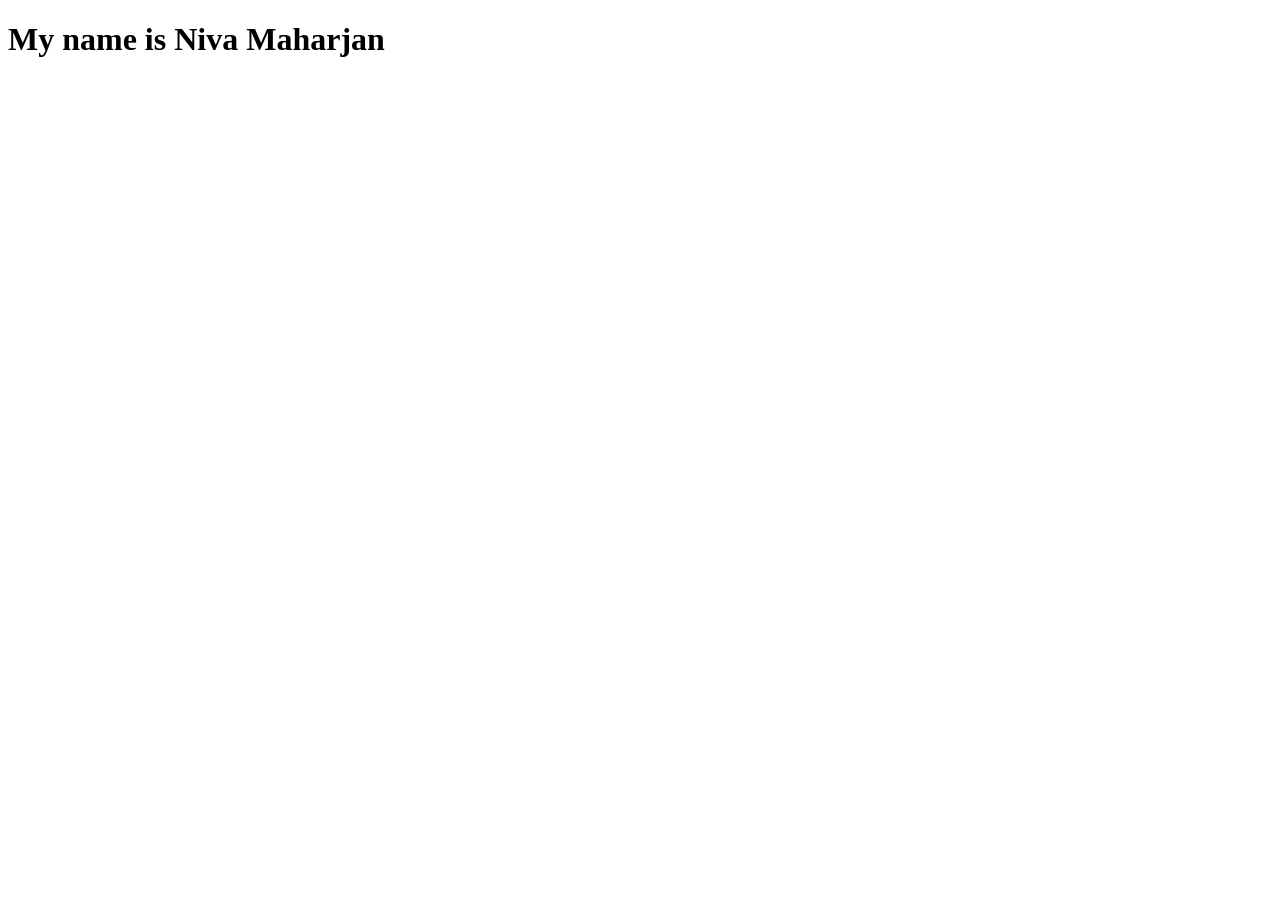
<file: index.html>
<!DOCTYPE html>
<html lang="en">
<head>
    <meta charset="UTF-8">
    <meta name="viewport" content="width=device-width, initial-scale=1.0">
    <title>Document</title>
</head>
<body>
    <h1>My name is Niva Maharjan</h1>
</body>
</html>
</file>
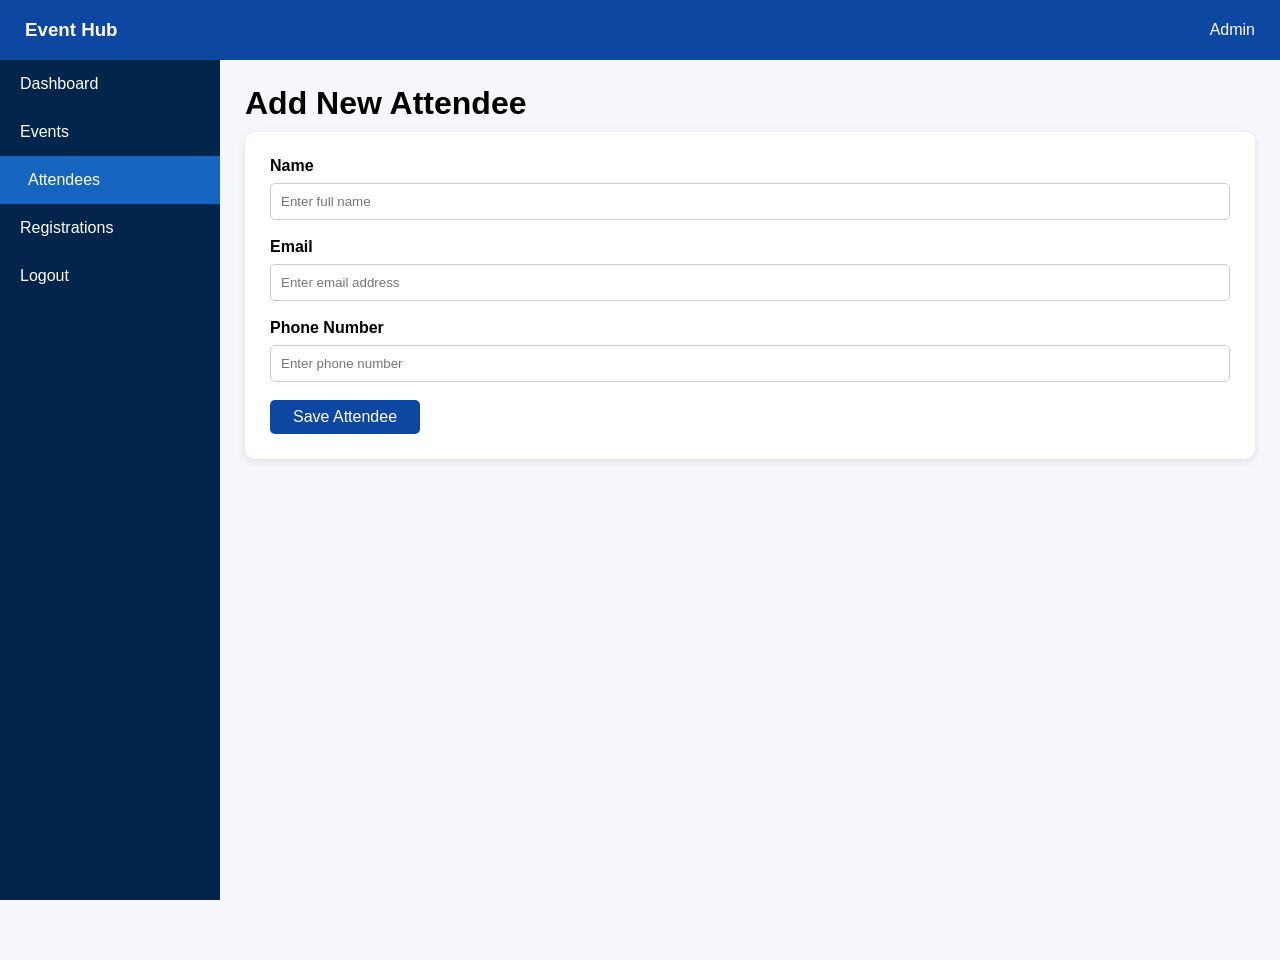
<file: attendee-form.html>
<!doctype html>
<html lang="en">
  <head>
    <meta charset="UTF-8" />
    <meta name="viewport" content="width=device-width, initial-scale=1.0" />
    <title>Add Attendee</title>

    <link rel="stylesheet" href="style.css" />
  </head>
  <body>
    <div class="topbar">
      <h3>Event Hub</h3>
      <p>Admin</p>
    </div>
    <div class="sidebar">
      <ul>
        <li><a href="dashboard.html">Dashboard</a></li>
        <li><a href="events.html">Events</a></li>
        <li><a href="attendees.html" class="active">Attendees</a></li>
        <li><a href="registration.html">Registrations</a></li>
        <li><a href="login.html">Logout</a></li>
      </ul>
    </div>

    <div class="main">
      <div class="content">
        <h1 style="margin-bottom: 10px">Add New Attendee</h1>

        <div class="form-card">
          <div class="form-group">
            <label>Name</label>
            <input type="text" placeholder="Enter full name" />
          </div>

          <div class="form-group">
            <label>Email</label>
            <input type="email" placeholder="Enter email address" />
          </div>

          <div class="form-group">
            <label>Phone Number</label>
            <input type="text" placeholder="Enter phone number" />
          </div>

          <button class="btn">Save Attendee</button>
        </div>
      </div>
    </div>
  </body>
</html>
</file>
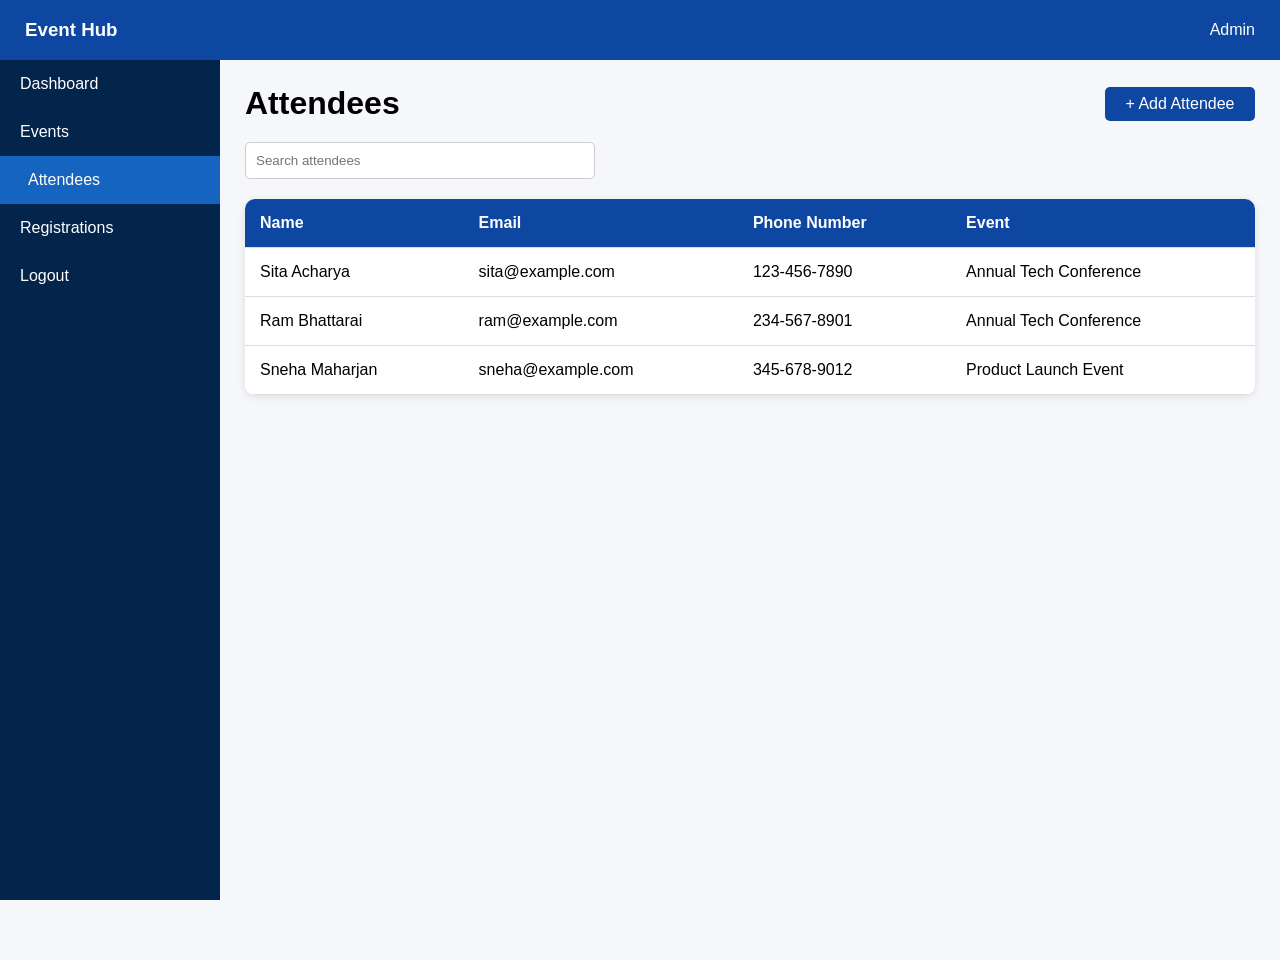
<file: attendees.html>
<!doctype html>
<html lang="en">
  <head>
    <meta charset="UTF-8" />
    <meta name="viewport" content="width=device-width, initial-scale=1.0" />
    <title>Attendees</title>

    <link rel="stylesheet" href="style.css" />
  </head>
  <body>
    <div class="topbar">
      <h3>Event Hub</h3>
      <p>Admin</p>
    </div>

    <div class="sidebar">
      <ul>
        <li><a href="dashboard.html">Dashboard</a></li>
        <li><a href="events.html">Events</a></li>
        <li><a href="attendees.html" class="active">Attendees</a></li>
        <li><a href="registration.html">Registrations</a></li>
        <li><a href="login.html">Logout</a></li>
      </ul>
    </div>

    <div class="main">
      <div class="content">
        <div class="page-header">
          <h1>Attendees</h1>
          <a href="attendee-form.html">
            <button class="btn">+ Add Attendee</button>
          </a>
        </div>

        <input type="text" class="search-box" placeholder="Search attendees" />

        <div class="table-container">
          <table>
            <tr>
              <th>Name</th>
              <th>Email</th>
              <th>Phone Number</th>
              <th>Event</th>
            </tr>

            <tr>
              <td>Sita Acharya</td>
              <td>sita@example.com</td>
              <td>123-456-7890</td>
              <td>Annual Tech Conference</td>
            </tr>

            <tr>
              <td>Ram Bhattarai</td>
              <td>ram@example.com</td>
              <td>234-567-8901</td>
              <td>Annual Tech Conference</td>
            </tr>

            <tr>
              <td>Sneha Maharjan</td>
              <td>sneha@example.com</td>
              <td>345-678-9012</td>
              <td>Product Launch Event</td>
            </tr>
          </table>
        </div>
      </div>
    </div>
  </body>
</html>
</file>
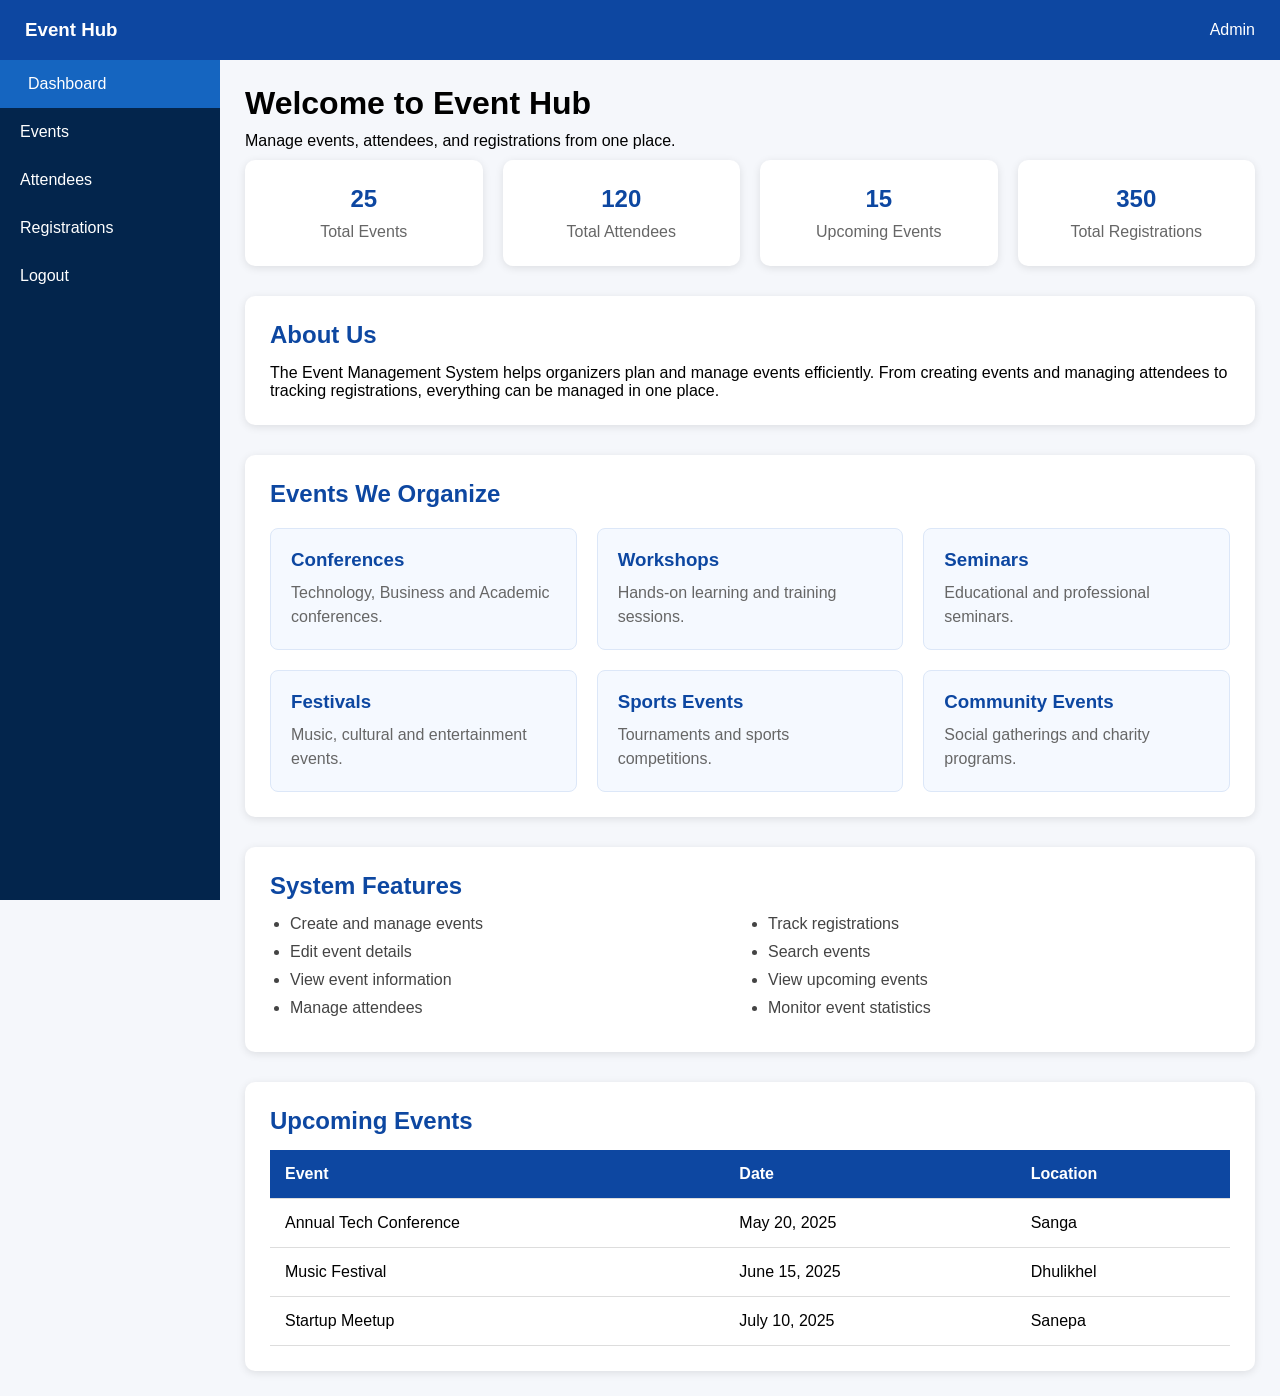
<file: dashboard.html>
<!doctype html>
<html lang="en">
  <head>
    <meta charset="UTF-8" />
    <meta name="viewport" content="width=device-width, initial-scale=1.0" />
    <title>Dashboard</title>

    <link rel="stylesheet" href="style.css" />
  </head>
  <body>
    <div class="topbar">
      <h3>Event Hub</h3>
      <p>Admin</p>
    </div>
    <div class="sidebar">
      <ul>
        <li><a href="dashboard.html" class="active">Dashboard</a></li>
        <li><a href="events.html">Events</a></li>
        <li><a href="attendees.html">Attendees</a></li>
        <li><a href="registration.html">Registrations</a></li>
        <li><a href="login.html">Logout</a></li>
      </ul>
    </div>

    <div class="main">
      <div class="content">
        <div class="page-header1">
          <h1>Welcome to Event Hub</h1>
          <p style="margin-top: 10px; margin-bottom: 10px">
            Manage events, attendees, and registrations from one place.
          </p>
        </div>

        <div class="card-container">
          <div class="card">
            <h2>25</h2>
            <p>Total Events</p>
          </div>

          <div class="card">
            <h2>120</h2>
            <p>Total Attendees</p>
          </div>

          <div class="card">
            <h2>15</h2>
            <p>Upcoming Events</p>
          </div>

          <div class="card">
            <h2>350</h2>
            <p>Total Registrations</p>
          </div>
        </div>

        <!-- About Us -->
        <div class="section">
          <h2>About Us</h2>
          <p>
            The Event Management System helps organizers plan and manage events
            efficiently. From creating events and managing attendees to tracking
            registrations, everything can be managed in one place.
          </p>
        </div>

        <div class="section">
          <h2>Events We Organize</h2>

          <div class="event-types">
            <div class="event-box">
              <h3>Conferences</h3>
              <p>Technology, Business and Academic conferences.</p>
            </div>

            <div class="event-box">
              <h3>Workshops</h3>
              <p>Hands-on learning and training sessions.</p>
            </div>

            <div class="event-box">
              <h3>Seminars</h3>
              <p>Educational and professional seminars.</p>
            </div>

            <div class="event-box">
              <h3>Festivals</h3>
              <p>Music, cultural and entertainment events.</p>
            </div>

            <div class="event-box">
              <h3>Sports Events</h3>
              <p>Tournaments and sports competitions.</p>
            </div>

            <div class="event-box">
              <h3>Community Events</h3>
              <p>Social gatherings and charity programs.</p>
            </div>
          </div>
        </div>

        <!-- Features -->
        <div class="section">
          <h2>System Features</h2>

          <ul class="feature-list">
            <li>Create and manage events</li>
            <li>Edit event details</li>
            <li>View event information</li>
            <li>Manage attendees</li>
            <li>Track registrations</li>
            <li>Search events</li>
            <li>View upcoming events</li>
            <li>Monitor event statistics</li>
          </ul>
        </div>

        <!-- Upcoming Events -->
        <div class="section">
          <h2>Upcoming Events</h2>

          <table>
            <tr>
              <th>Event</th>
              <th>Date</th>
              <th>Location</th>
            </tr>

            <tr>
              <td>Annual Tech Conference</td>
              <td>May 20, 2025</td>
              <td>Sanga</td>
            </tr>

            <tr>
              <td>Music Festival</td>
              <td>June 15, 2025</td>
              <td>Dhulikhel</td>
            </tr>

            <tr>
              <td>Startup Meetup</td>
              <td>July 10, 2025</td>
              <td>Sanepa</td>
            </tr>
          </table>
        </div>
      </div>
    </div>
  </body>
</html>
</file>
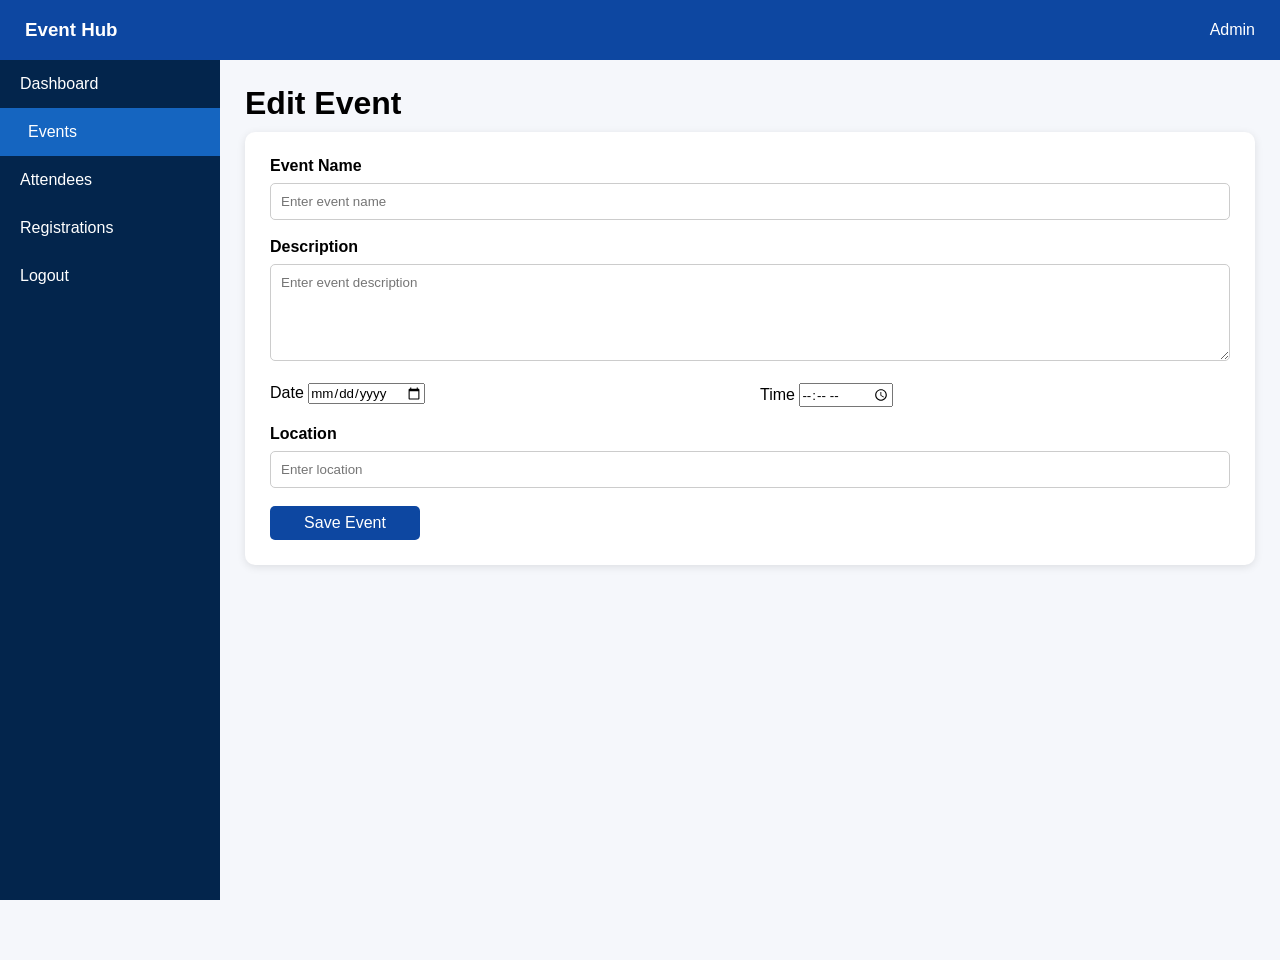
<file: event-edit.html>
<!doctype html>
<html lang="en">
  <head>
    <meta charset="UTF-8" />
    <meta name="viewport" content="width=device-width, initial-scale=1.0" />
    <title>Add Event</title>

    <link rel="stylesheet" href="style.css" />
  </head>
  <body>
    <div class="topbar">
      <h3>Event Hub</h3>
      <p>Admin</p>
    </div>
    <div class="sidebar">
      <ul>
        <li><a href="dashboard.html">Dashboard</a></li>
        <li><a href="events.html" class="active">Events</a></li>
        <li><a href="attendees.html">Attendees</a></li>
        <li><a href="registration.html">Registrations</a></li>
        <li><a href="login.html">Logout</a></li>
      </ul>
    </div>

    <div class="main">
      <div class="content">
        <h1 style="margin-bottom: 10px">Edit Event</h1>

        <div class="form-card">
          <div class="form-group">
            <label>Event Name</label>
            <input type="text" placeholder="Enter event name" />
          </div>

          <div class="form-group">
            <label>Description</label>
            <textarea rows="5" placeholder="Enter event description"></textarea>
          </div>

          <div class="row">
            <div class="col">
              <label>Date</label>
              <input type="date" />
            </div>

            <div class="col">
              <label>Time</label>
              <input type="time" />
            </div>
          </div>

          <br />

          <div class="form-group">
            <label>Location</label>
            <input type="text" placeholder="Enter location" />
          </div>

          <button class="btn">Save Event</button>
        </div>
      </div>
    </div>
  </body>
</html>
</file>
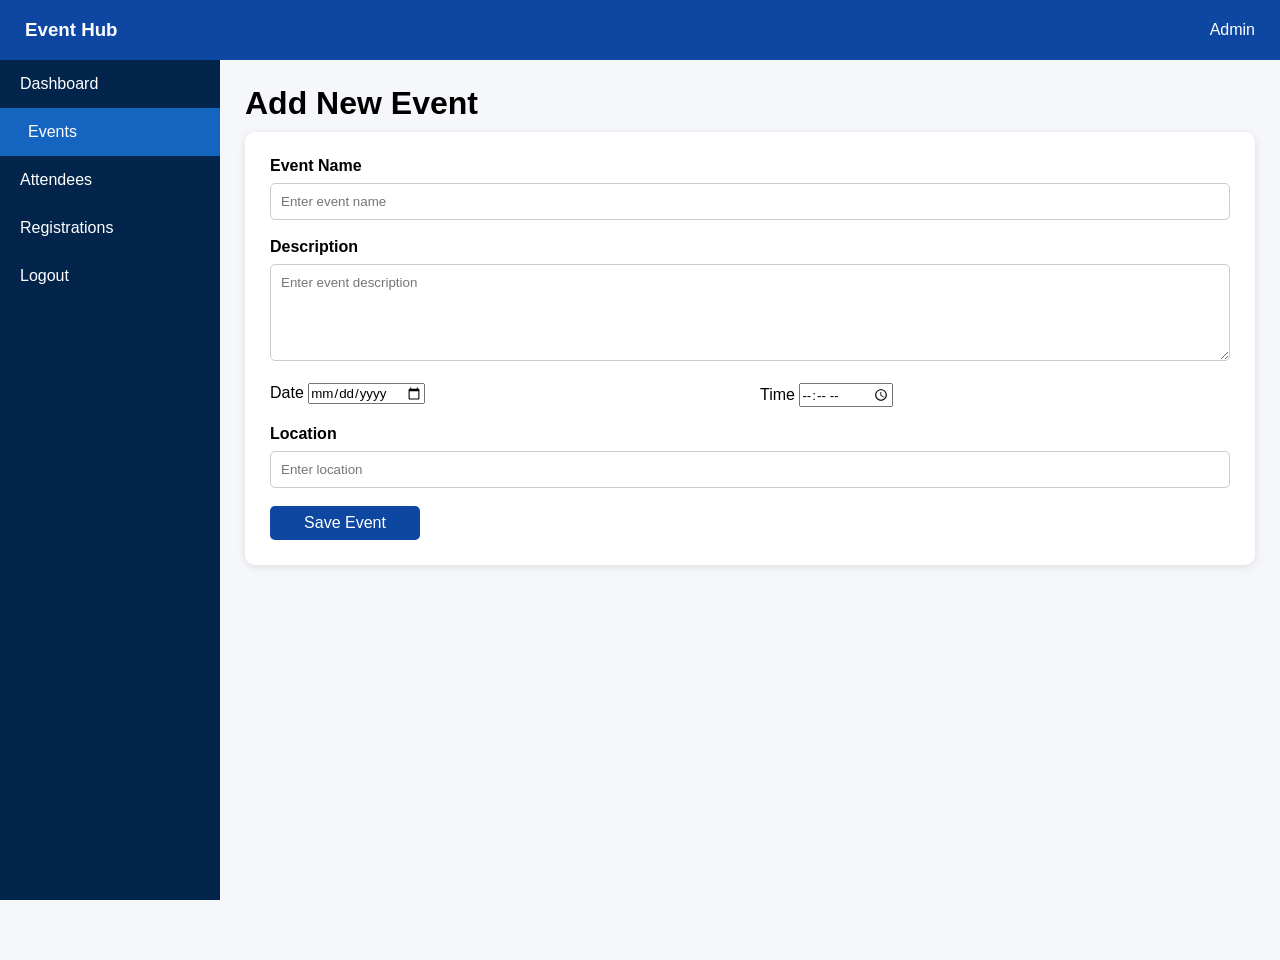
<file: event-form.html>
<!doctype html>
<html lang="en">
  <head>
    <meta charset="UTF-8" />
    <meta name="viewport" content="width=device-width, initial-scale=1.0" />
    <title>Add Event</title>

    <link rel="stylesheet" href="style.css" />
  </head>
  <body>
    <div class="topbar">
      <h3>Event Hub</h3>
      <p>Admin</p>
    </div>
    <div class="sidebar">
      <ul>
        <li><a href="dashboard.html">Dashboard</a></li>
        <li><a href="events.html" class="active">Events</a></li>
        <li><a href="attendees.html">Attendees</a></li>
        <li><a href="registration.html">Registrations</a></li>
        <li><a href="login.html">Logout</a></li>
      </ul>
    </div>

    <div class="main">
      <div class="content">
        <h1 style="margin-bottom: 10px">Add New Event</h1>

        <div class="form-card">
          <div class="form-group">
            <label>Event Name</label>
            <input type="text" placeholder="Enter event name" />
          </div>

          <div class="form-group">
            <label>Description</label>
            <textarea rows="5" placeholder="Enter event description"></textarea>
          </div>

          <div class="row">
            <div class="col">
              <label>Date</label>
              <input type="date" />
            </div>

            <div class="col">
              <label>Time</label>
              <input type="time" />
            </div>
          </div>

          <br />

          <div class="form-group">
            <label>Location</label>
            <input type="text" placeholder="Enter location" />
          </div>

          <button class="btn">Save Event</button>
        </div>
      </div>
    </div>
  </body>
</html>
</file>
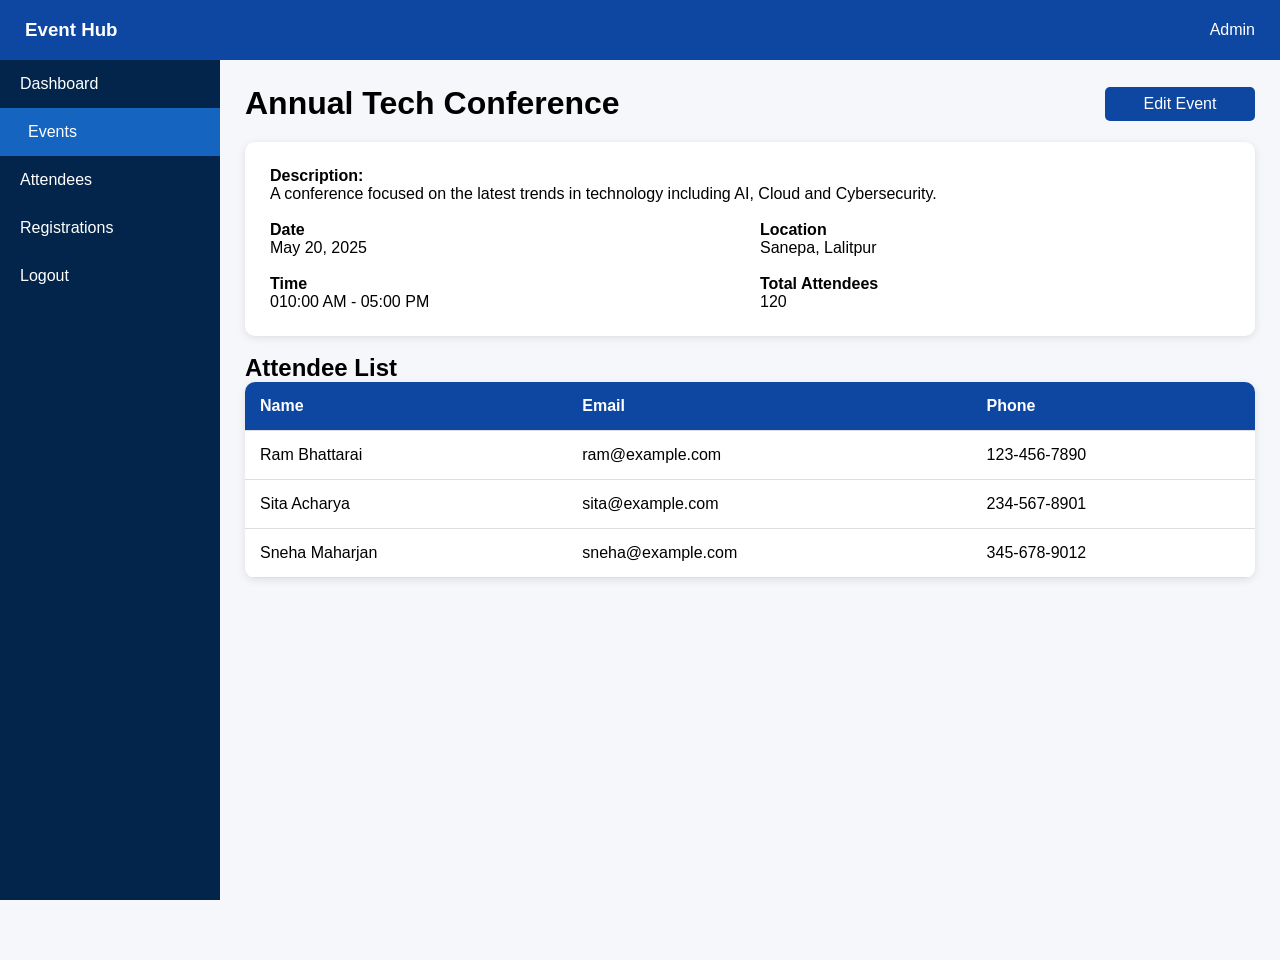
<file: event-view.html>
<!doctype html>
<html lang="en">
  <head>
    <meta charset="UTF-8" />
    <meta name="viewport" content="width=device-width, initial-scale=1.0" />
    <title>View Event</title>

    <link rel="stylesheet" href="style.css" />
  </head>
  <body>
    <div class="topbar">
      <h3>Event Hub</h3>
      <p>Admin</p>
    </div>

    <div class="sidebar">
      <ul>
        <li><a href="dashboard.html">Dashboard</a></li>
        <li><a href="events.html" class="active">Events</a></li>
        <li><a href="attendees.html">Attendees</a></li>
        <li><a href="registration.html">Registrations</a></li>
        <li><a href="login.html">Logout</a></li>
      </ul>
    </div>

    <div class="main">
      <div class="content">
        <div class="page-header">
          <h1>Annual Tech Conference</h1>
          <button class="btn">Edit Event</button>
        </div>

        <div class="form-card">
          <p>
            <strong>Description:</strong><br />
            A conference focused on the latest trends in technology including
            AI, Cloud and Cybersecurity.
          </p>

          <br />

          <div class="row">
            <div class="col">
              <p><strong>Date</strong></p>
              <p>May 20, 2025</p>
            </div>

            <div class="col">
              <p><strong>Location</strong></p>
              <p>Sanepa, Lalitpur</p>
            </div>
          </div>

          <br />

          <div class="row">
            <div class="col">
              <p><strong>Time</strong></p>
              <p>010:00 AM - 05:00 PM</p>
            </div>

            <div class="col">
              <p><strong>Total Attendees</strong></p>
              <p>120</p>
            </div>
          </div>
        </div>

        <br />

        <h2>Attendee List</h2>

        <div class="table-container">
          <table>
            <tr>
              <th>Name</th>
              <th>Email</th>
              <th>Phone</th>
            </tr>

            <tr>
              <td>Ram Bhattarai</td>
              <td>ram@example.com</td>
              <td>123-456-7890</td>
            </tr>

            <tr>
              <td>Sita Acharya</td>
              <td>sita@example.com</td>
              <td>234-567-8901</td>
            </tr>

            <tr>
              <td>Sneha Maharjan</td>
              <td>sneha@example.com</td>
              <td>345-678-9012</td>
            </tr>
          </table>
        </div>
      </div>
    </div>
  </body>
</html>
</file>
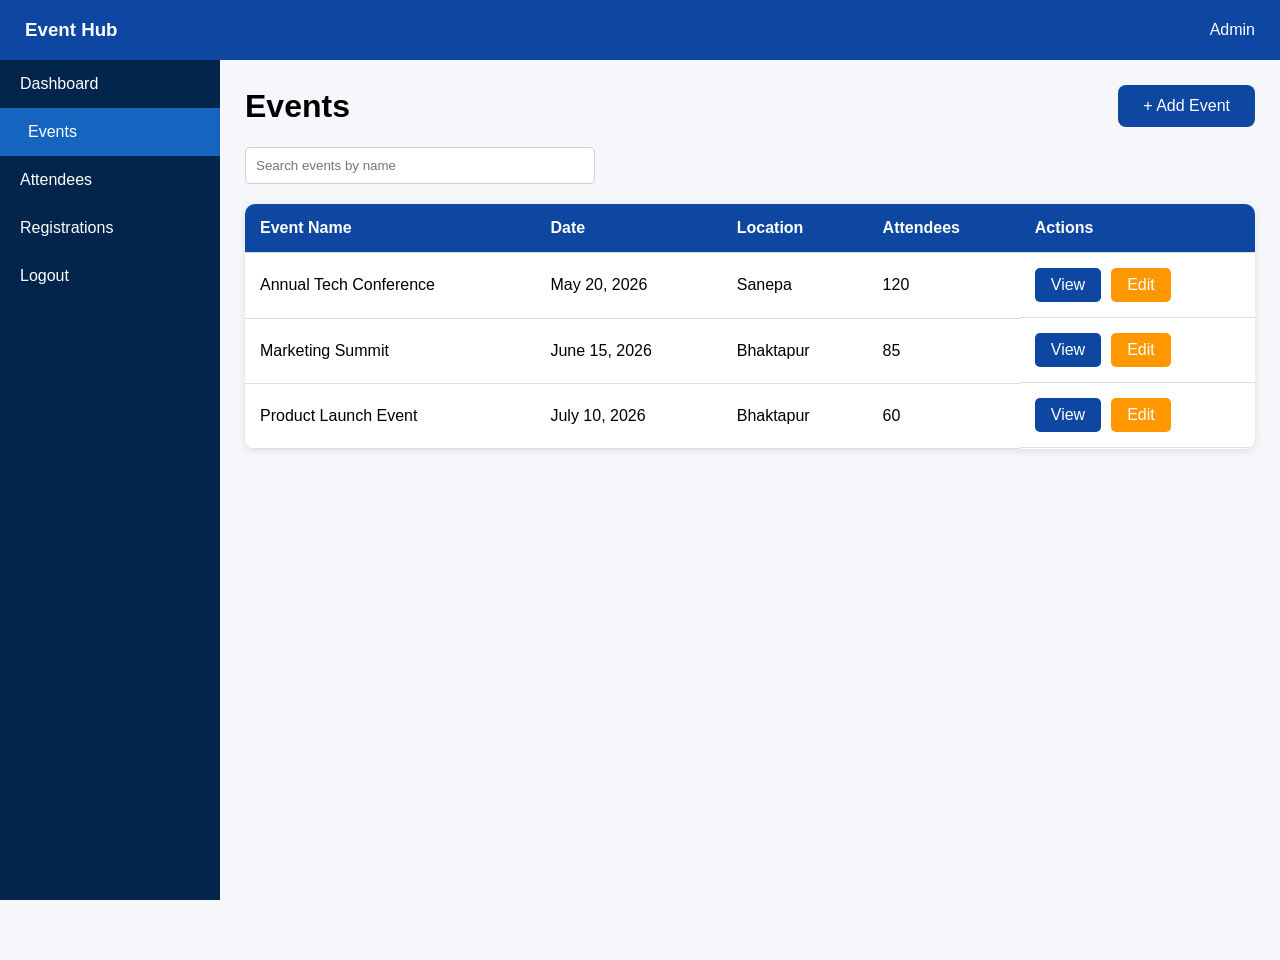
<file: events.html>
<!doctype html>
<html lang="en">
  <head>
    <meta charset="UTF-8" />
    <meta name="viewport" content="width=device-width, initial-scale=1.0" />
    <title>Events</title>

    <link rel="stylesheet" href="style.css" />
  </head>
  <body>
    <div class="topbar">
      <h3>Event Hub</h3>
      <p>Admin</p>
    </div>

    <div class="sidebar">
      <ul>
        <li><a href="dashboard.html">Dashboard</a></li>
        <li><a href="events.html" class="active">Events</a></li>
        <li><a href="attendees.html">Attendees</a></li>
        <li><a href="registration.html">Registrations</a></li>
        <li><a href="login.html">Logout</a></li>
      </ul>
    </div>

    <div class="main">
      <div class="content">
        <div class="page-header">
          <h1>Events</h1>

          <a href="event-form.html" class="btn1">+ Add Event</a>
        </div>

        <input
          type="text"
          class="search-box"
          placeholder="Search events by name"
        />

        <div class="table-container">
          <table>
            <tr>
              <th>Event Name</th>
              <th>Date</th>
              <th>Location</th>
              <th>Attendees</th>
              <th>Actions</th>
            </tr>

            <tr>
              <td>Annual Tech Conference</td>
              <td>May 20, 2026</td>
              <td>Sanepa</td>
              <td>120</td>

              <td class="actions">
                <a href="event-view.html" class="view-btn">View</a>

                <a href="event-edit.html" class="edit-btn">Edit</a>
              </td>
            </tr>

            <tr>
              <td>Marketing Summit</td>
              <td>June 15, 2026</td>
              <td>Bhaktapur</td>
              <td>85</td>

              <td class="actions">
                <a href="event-view.html" class="view-btn">View</a>

                <a href="event-edit.html" class="edit-btn">Edit</a>
              </td>
            </tr>

            <tr>
              <td>Product Launch Event</td>
              <td>July 10, 2026</td>
              <td>Bhaktapur</td>
              <td>60</td>

              <td class="actions">
                <a href="event-view.html" class="view-btn">View</a>

                <a href="event-edit.html" class="edit-btn">Edit</a>
              </td>
            </tr>
          </table>
        </div>
      </div>
    </div>
  </body>
</html>
</file>
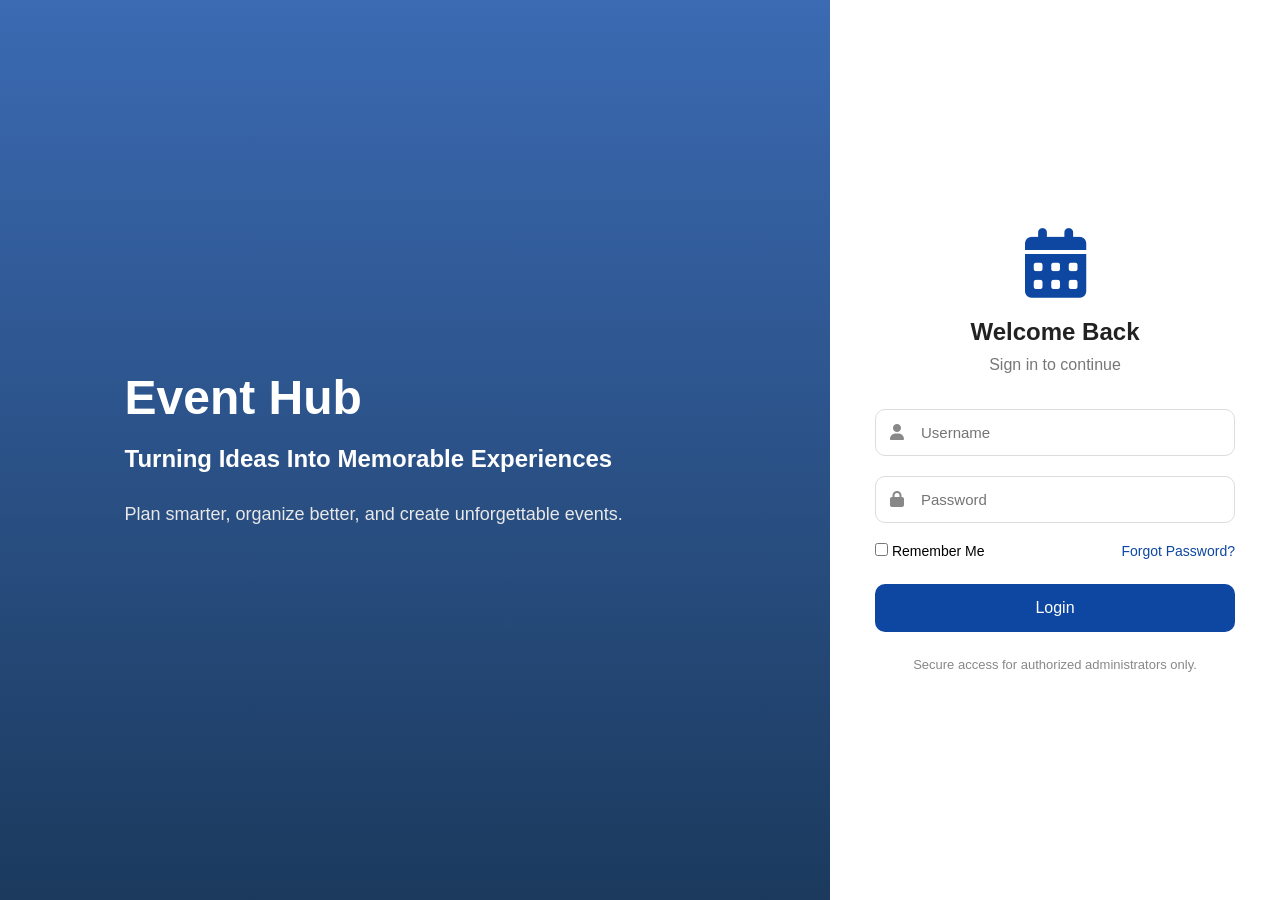
<file: login.html>
<!doctype html>
<html lang="en">
  <head>
    <meta charset="UTF-8" />
    <meta name="viewport" content="width=device-width, initial-scale=1.0" />
    <title>Event Management System</title>

    <link rel="stylesheet" href="style.css" />

    <link
      rel="stylesheet"
      href="https://cdnjs.cloudflare.com/ajax/libs/font-awesome/6.5.1/css/all.min.css"
    />
  </head>
  <body>
    <div class="container">
      <div class="left-panel">
        <div class="overlay">
          <h1>Event Hub</h1>

          <p class="tagline">Turning Ideas Into Memorable Experiences</p>

          <p class="quote">
            Plan smarter, organize better, and create unforgettable events.
          </p>
        </div>
      </div>

      <div class="right-panel">
        <div class="login-card">
          <div class="icon">
            <i class="fa-solid fa-calendar-days"></i>
          </div>

          <h2>Welcome Back</h2>

          <p class="subtitle">Sign in to continue</p>

          <form>
            <div class="input-group">
              <i class="fa-solid fa-user"></i>
              <input type="text" placeholder="Username" required />
            </div>

            <div class="input-group">
              <i class="fa-solid fa-lock"></i>
              <input type="password" placeholder="Password" required />
            </div>

            <div class="options">
              <label>
                <input type="checkbox" />
                Remember Me
              </label>

              <a href="#">Forgot Password?</a>
            </div>

            <button type="submit">Login</button>
          </form>

          <p class="footer-text">
            Secure access for authorized administrators only.
          </p>
        </div>
      </div>
    </div>
  </body>
</html>
</file>
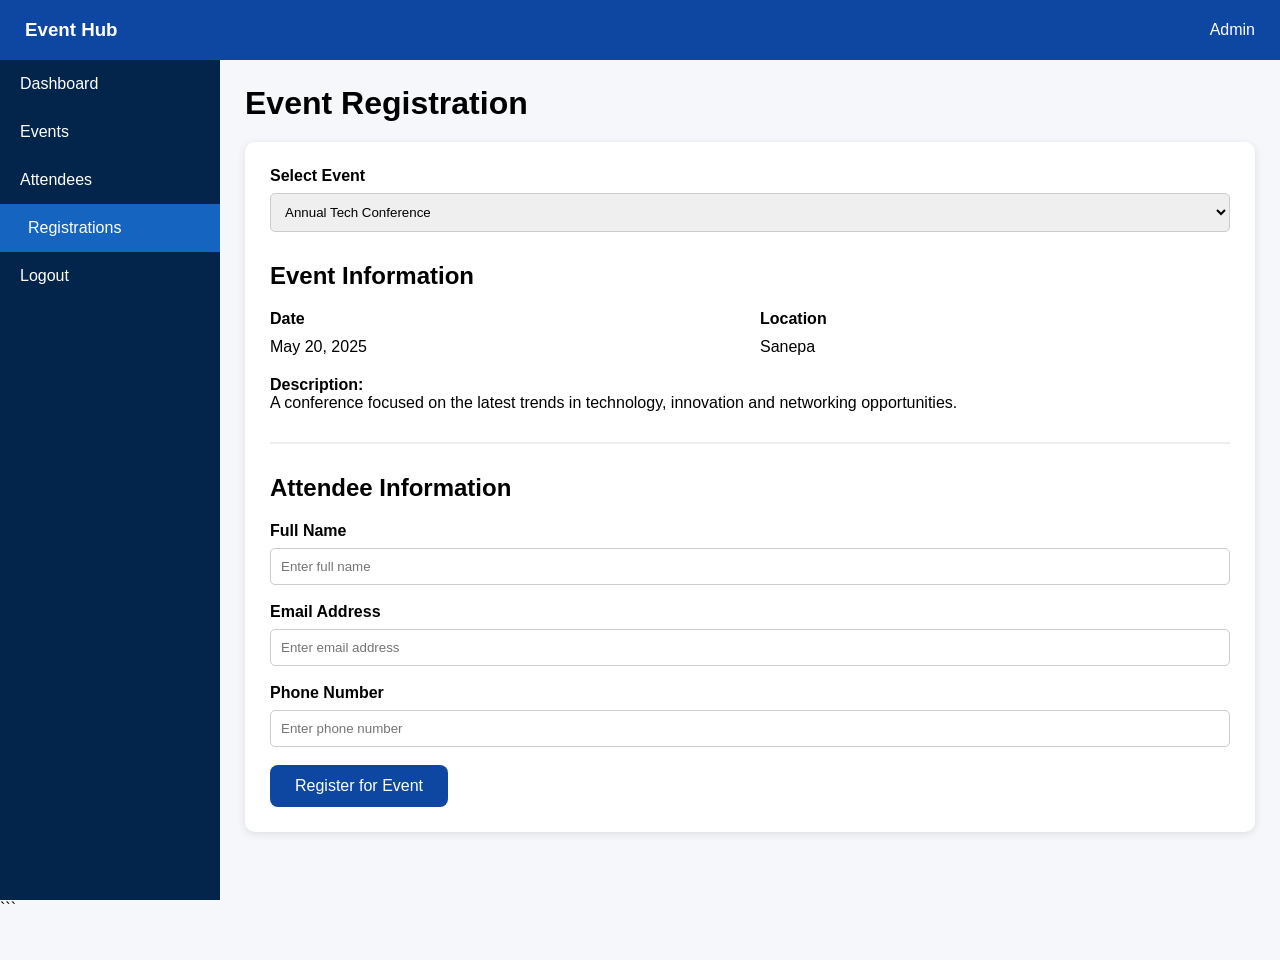
<file: registration.html>
<!doctype html>

<html lang="en">
  <head>
    <meta charset="UTF-8" />
    <meta name="viewport" content="width=device-width, initial-scale=1.0" />
    <title>Event Registration</title>

    <link rel="stylesheet" href="style.css" />
  </head>
  <body>
    <div class="topbar">
      <h3>Event Hub</h3>
      <p>Admin</p>
    </div>

    <div class="sidebar">
      <ul>
        <li><a href="dashboard.html">Dashboard</a></li>
        <li><a href="events.html">Events</a></li>
        <li><a href="attendees.html">Attendees</a></li>
        <li><a href="registration.html" class="active">Registrations</a></li>
        <li><a href="login.html">Logout</a></li>
      </ul>
    </div>

    <div class="main">
      <div class="content">
        <h1 style="margin-bottom: 20px">Event Registration</h1>

        <div class="form-card">
          <div class="form-group">
            <label>Select Event</label>

            <select>
              <option>Annual Tech Conference</option>
              <option>Marketing Summit</option>
              <option>Leadership Workshop</option>
              <option>Product Launch Event</option>
            </select>
          </div>

          <h2 style="margin-top: 30px; margin-bottom: 20px">
            Event Information
          </h2>

          <div class="row">
            <div class="col">
              <p><strong>Date</strong></p>
              <p style="margin-top: 10px">May 20, 2025</p>
            </div>

            <div class="col">
              <p><strong>Location</strong></p>
              <p style="margin-top: 10px">Sanepa</p>
            </div>
          </div>

          <div style="margin-top: 20px">
            <p>
              <strong>Description:</strong><br />
              A conference focused on the latest trends in technology,
              innovation and networking opportunities.
            </p>
          </div>

          <hr style="margin: 30px 0; border: 1px solid #eee" />

          <h2 style="margin-bottom: 20px">Attendee Information</h2>

          <div class="form-group">
            <label>Full Name</label>
            <input type="text" placeholder="Enter full name" />
          </div>

          <div class="form-group">
            <label>Email Address</label>
            <input type="email" placeholder="Enter email address" />
          </div>

          <div class="form-group">
            <label>Phone Number</label>
            <input type="text" placeholder="Enter phone number" />
          </div>

          <button class="btn1">Register for Event</button>
        </div>
      </div>
    </div>
    ```
  </body>
</html>
</file>
<file: style.css>
* {
  margin: 0;
  padding: 0;
  box-sizing: border-box;
  font-family: Arial, sans-serif;
}

body {
  height: 100vh;
  background: #f5f7fb;
}

.container {
  display: flex;
  height: 100vh;
}

.left-panel {
  flex: 1;
  background:
    linear-gradient(rgba(13, 71, 161, 0.8), rgba(3, 37, 76, 0.9)),
    url("https://images.unsplash.com/photo-1511578314322-379afb476865?w=1200");

  background-size: cover;
  background-position: center;

  display: flex;
  justify-content: center;
  align-items: center;
  color: white;
}

.overlay {
  width: 70%;
}

.overlay h1 {
  font-size: 48px;
  margin-bottom: 20px;
}

.tagline {
  font-size: 24px;
  font-weight: 600;
  margin-bottom: 25px;
}

.quote {
  font-size: 18px;
  line-height: 1.8;
  color: #e8e8e8;
}

.right-panel {
  width: 450px;
  background: white;

  display: flex;
  justify-content: center;
  align-items: center;
}

.login-card {
  width: 80%;
}

.icon {
  text-align: center;
  margin-bottom: 20px;
}

.icon i {
  font-size: 70px;
  color: #0d47a1;
}

.login-card h2 {
  text-align: center;
  margin-bottom: 10px;
  color: #222;
}

.subtitle {
  text-align: center;
  color: #777;
  margin-bottom: 35px;
}

.input-group {
  position: relative;
  margin-bottom: 20px;
}

.input-group i {
  position: absolute;
  left: 15px;
  top: 15px;
  color: #888;
}

.input-group input {
  width: 100%;
  padding: 14px 14px 14px 45px;
  border: 1px solid #ddd;
  border-radius: 10px;
  font-size: 15px;
}

.input-group input:focus {
  outline: none;
  border-color: #0d47a1;
}

.options {
  display: flex;
  justify-content: space-between;
  margin-bottom: 25px;
  font-size: 14px;
}

.options a {
  text-decoration: none;
  color: #0d47a1;
}

button {
  width: 100%;
  border: none;
  padding: 15px;
  border-radius: 10px;
  background: #0d47a1;
  color: white;
  font-size: 16px;
  cursor: pointer;
  transition: 0.3s;
}

button:hover {
  background: #1565c0;
}

.footer-text {
  margin-top: 25px;
  text-align: center;
  color: #888;
  font-size: 13px;
}

/* Dashboard code from here */

/* Dashboard */

.topbar {
  background: #0d47a1;
  color: white;
  height: 60px;
  padding: 0 25px;
  display: flex;
  justify-content: space-between;
  align-items: center;
  position: fixed;
  top: 0;
  left: 0;
  right: 0;
  z-index: 1000;
}

.sidebar {
  width: 220px;
  background: #03254c;
  position: fixed;
  top: 60px;
  left: 0;
  bottom: 0;
  overflow-y: auto;
}

.sidebar ul {
  list-style: none;
}

.sidebar ul li a {
  display: block;
  color: white;
  text-decoration: none;
  padding: 15px 20px;
  transition: 0.3s;
}

.sidebar ul li a:hover,
.sidebar ul li a.active {
  background: #1565c0;
  padding-left: 28px;
}

.main {
  margin-left: 220px;
  margin-top: 60px;
  padding: 25px;
  min-height: calc(100vh - 60px);
}

/* Sections */

.section {
  background: white;
  margin-top: 30px;
  padding: 25px;
  border-radius: 10px;
  box-shadow: 0 2px 8px rgba(0, 0, 0, 0.1);
}

.section h2 {
  color: #0d47a1;
  margin-bottom: 15px;
}

/* Event Cards */

.event-types {
  display: grid;
  grid-template-columns: repeat(3, 1fr);
  gap: 20px;
  margin-top: 20px;
}

.event-box {
  background: #f5f9ff;
  border: 1px solid #dce7f8;
  border-radius: 8px;
  padding: 20px;
  transition: 0.3s;
}

.event-box:hover {
  transform: translateY(-5px);
  box-shadow: 0 4px 12px rgba(0, 0, 0, 0.12);
}

.event-box h3 {
  color: #0d47a1;
  margin-bottom: 10px;
}

.event-box p {
  color: #666;
  line-height: 1.5;
}

/* Feature List */

.feature-list {
  columns: 2;
  margin-left: 20px;
}

.feature-list li {
  margin-bottom: 10px;
  color: #444;
}

/* Cards */

.card-container {
  display: grid;
  grid-template-columns: repeat(4, 1fr);
  gap: 20px;
}

.card {
  background: white;
  padding: 25px;
  text-align: center;
  border-radius: 10px;
  box-shadow: 0 2px 8px rgba(0, 0, 0, 0.1);
  transition: 0.3s;
}

.card:hover {
  transform: translateY(-5px);
  box-shadow: 0 5px 15px rgba(0, 0, 0, 0.15);
}

.card h2 {
  color: #0d47a1;
  margin-bottom: 10px;
}

.card p {
  color: #666;
}

/* Buttons */

.actions {
  display: flex;
  gap: 10px;
}

.view-btn,
.edit-btn,
.btn,
.btn1 {
  color: white;
  text-decoration: none;
  padding: 8px 16px;
  border-radius: 5px;
  transition: 0.3s;
}

.view-btn {
  background: #0d47a1;
}

.edit-btn {
  background: #ff9800;
}

.btn {
  width: 150px;
}

.btn1 {
  width: 200px;
}

.view-btn:hover,
.edit-btn:hover,
.btn:hover,
.btn1:hover {
  opacity: 0.9;
}

/* Search */

.search-box {
  width: 350px;
  padding: 10px;
  border: 1px solid #ccc;
  border-radius: 5px;
  margin-bottom: 20px;
}

/* Tables */

.table-container {
  background: white;
  border-radius: 10px;
  overflow: hidden;
  box-shadow: 0 2px 8px rgba(0, 0, 0, 0.1);
}

table {
  width: 100%;
  border-collapse: collapse;
}

table th {
  background: #0d47a1;
  color: white;
}

table th,
table td {
  padding: 15px;
  text-align: left;
  border-bottom: 1px solid #ddd;
}

table tr:hover {
  background: #eef5ff;
}

/* Forms */

.form-card {
  background: white;
  padding: 25px;
  border-radius: 10px;
  box-shadow: 0 2px 8px rgba(0, 0, 0, 0.1);
}

.form-group {
  margin-bottom: 18px;
}

.form-group label {
  display: block;
  margin-bottom: 8px;
  font-weight: bold;
}

.form-group input,
.form-group textarea,
.form-group select {
  width: 100%;
  padding: 10px;
  border: 1px solid #ccc;
  border-radius: 5px;
}

.row {
  display: flex;
  gap: 20px;
}

.col {
  flex: 1;
}

.page-header {
  display: flex;
  justify-content: space-between;
  align-items: center;
  margin-bottom: 20px;
}

.page-header h1 {
  margin: 0;
}

.btn1 {
  width: auto;
  padding: 12px 25px;
  background: #0d47a1;
  color: white;
  text-decoration: none;
  border-radius: 8px;
  display: inline-block;
}

.btn1:hover {
  background: #1565c0;
}
</file>
